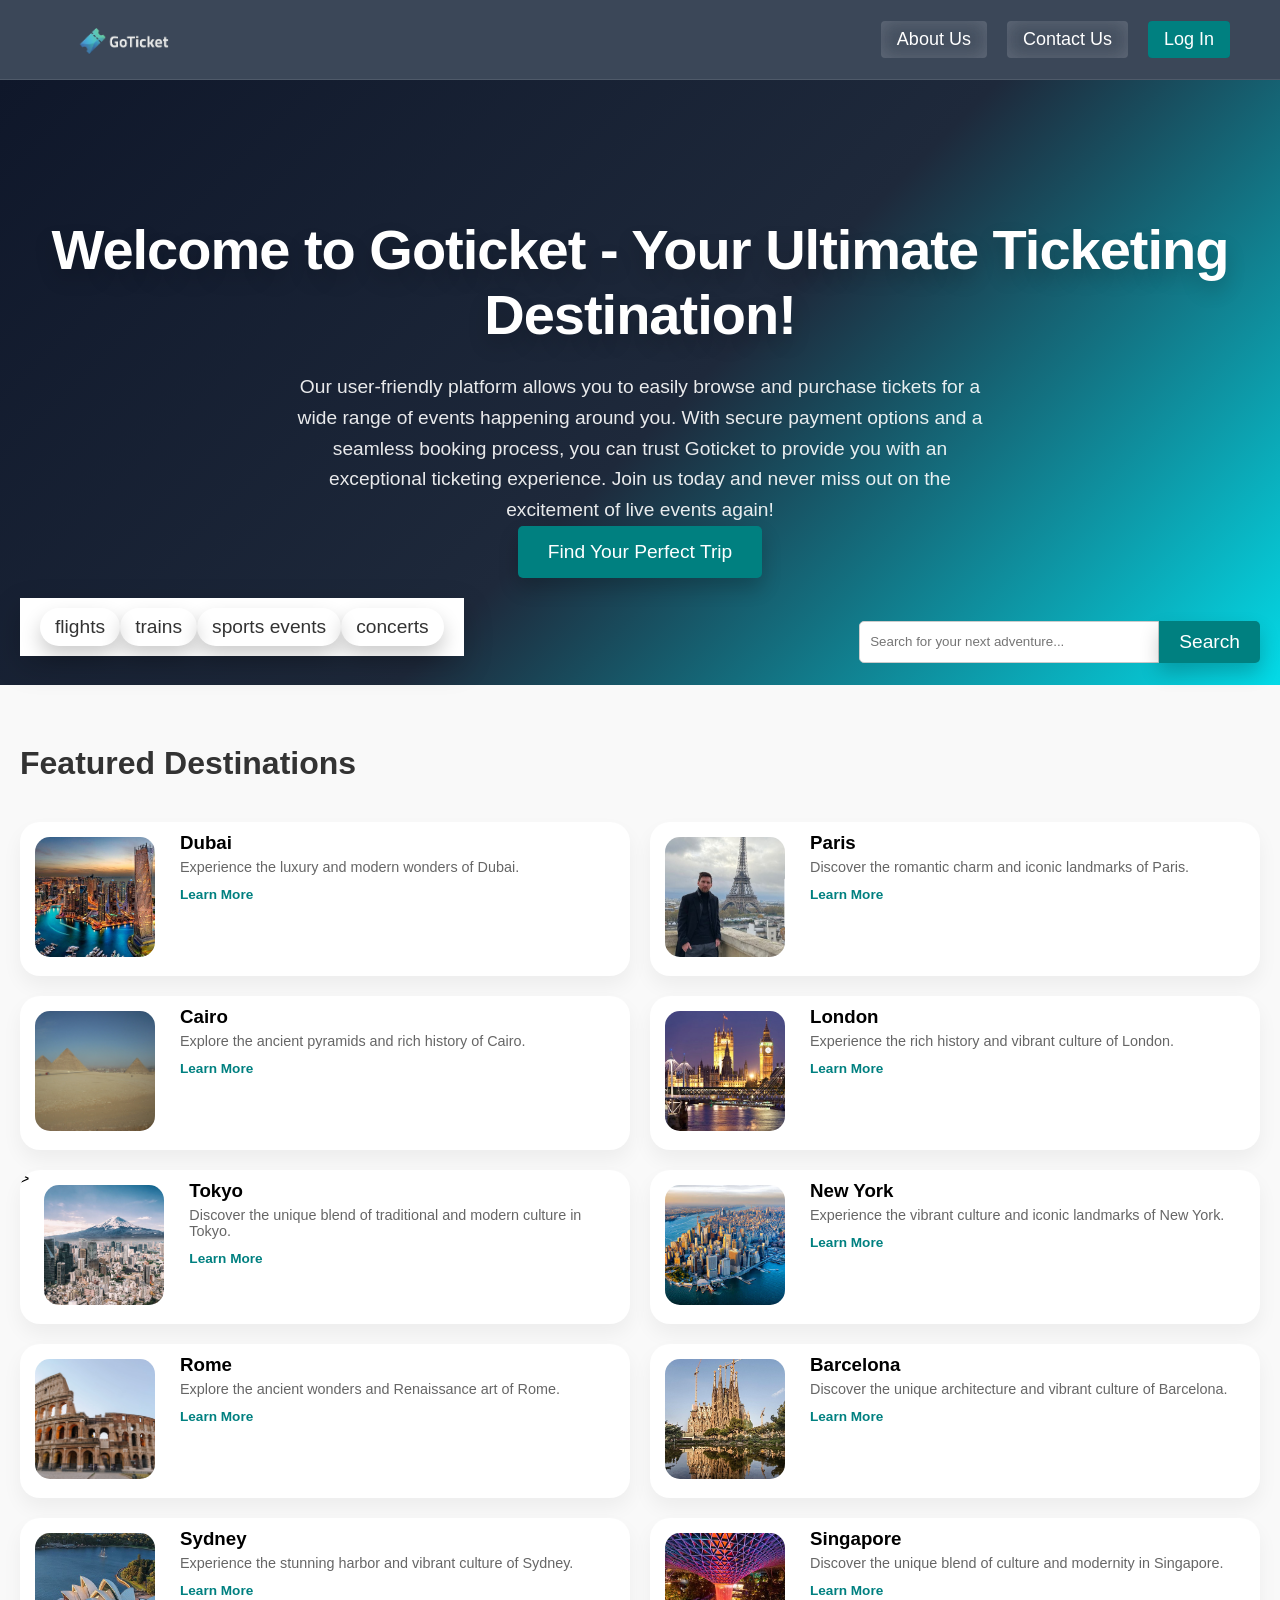
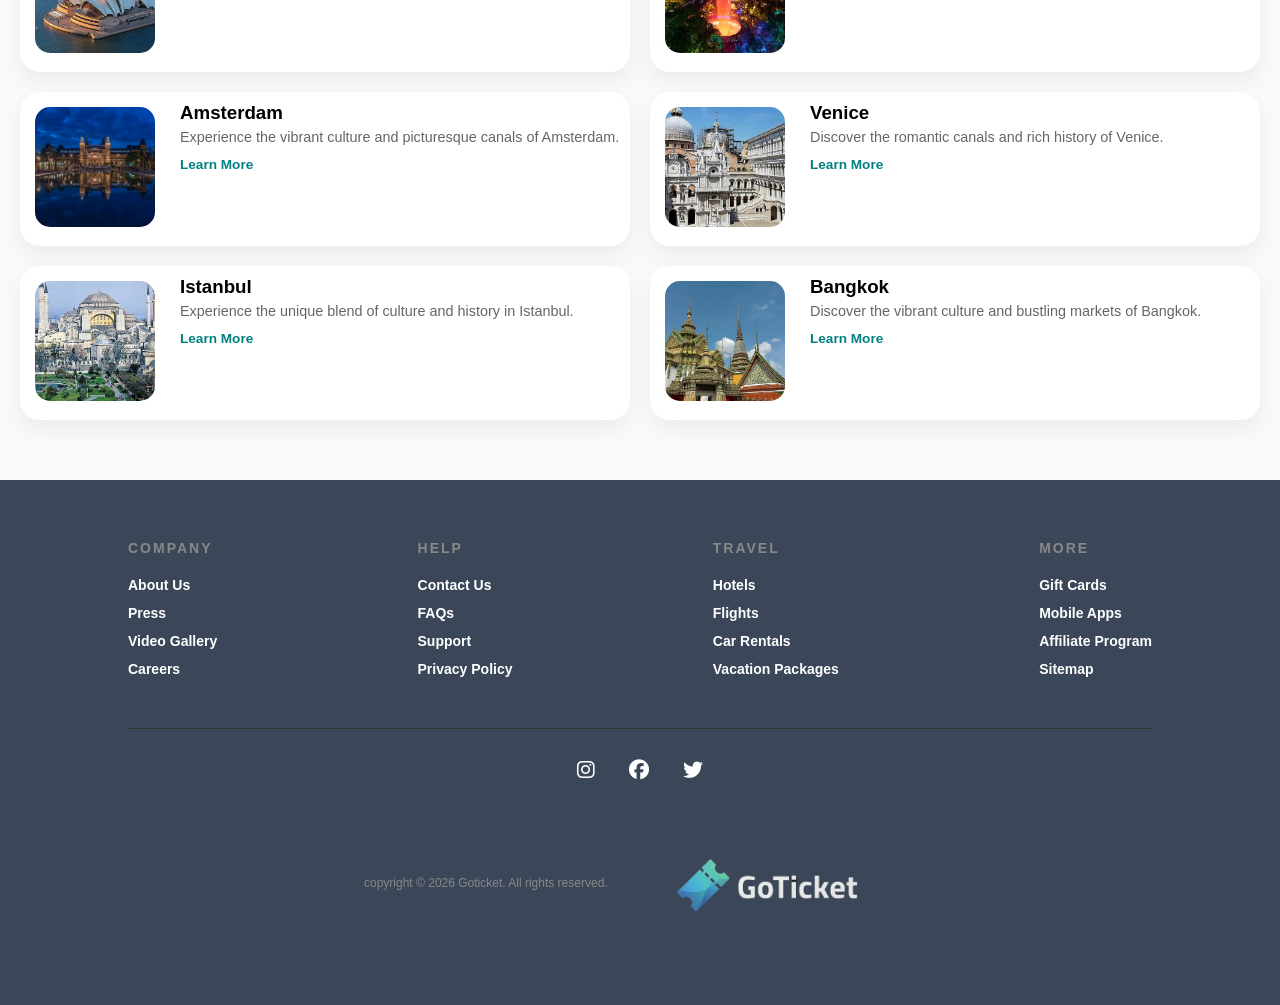
<file: index.html>
<!DOCTYPE html>
<html lang="en">

<head>
    <meta charset="UTF-8">
    <meta name="viewport" content="width=device-width, initial-scale=1.0">
    <link rel="stylesheet" href="style.css">
    <link rel="stylesheet" href="https://cdnjs.cloudflare.com/ajax/libs/font-awesome/6.5.1/css/all.min.css">
    <title>Goticket</title>
</head>

<body>
    <!-- it is for the navigation bar -->
    <nav class="wrapper">
        <div class="logo">
            <a href="index.html"><img src="logo.png" alt="Goticket Logo"></a>
        </div>

        <ul>

            <li><button type="button"><a href="#">About Us</a></button></li>
            <li><button type="button"><a href="#">Contact Us</a></button></li>
            <li id="signup"><button type="button"> <a href="login-page/index.html" target="_blank">Log In</a></button></li>
        </ul>

    </nav>
    <div class="hero-section">
        <div class="hero-nav">
            <h1>
                Welcome to Goticket - Your Ultimate Ticketing Destination!
            </h1>
            <p>
                Our user-friendly platform allows you to easily browse and purchase tickets for a wide range of events
                happening around you. With secure payment options and a seamless booking process, you can trust Goticket
                to
                provide you with an exceptional ticketing experience. Join us today and never miss out on the excitement
                of
                live events again!
            </p>
            <button type="button">Find Your Perfect Trip</button>
        </div>

        <div class="category-nav">
            <button type="button">flights</button>
            <button type="button">trains</button>
            <button type="button">sports events</button>
            <button type="button">concerts</button>
        </div>
        <div class="category-search">
            <input type="search" placeholder="Search for your next adventure...">
            <button type="button">Search</button>
        </div>


    </div>


    <div class="destinations">
        <h2 class="section-title">Featured Destinations</h2>
        <div class="destinations-grid">
            <div class="destination-card">
                <div class="card-image">
                    <img src="dubai.jpg" alt="Dubai">
                </div>
                <div class="card-info">
                    <h3>Dubai</h3>
                    <p>Experience the luxury and modern wonders of Dubai.</p>
                    <a href="#" class="learn-more">Learn More</a>

                </div>

            </div>
            <div class="destination-card">
                <div class="card-image">
                    <img src="paris.jpg" alt="Paris">
                </div>
                <div class="card-info">
                    <h3>Paris</h3>
                    <p>Discover the romantic charm and iconic landmarks of Paris.</p>
                    <a href="#" class="learn-more">Learn More</a>
                </div>
            </div>
            <div class="destination-card">
                <div class="card-image">
                    <img src="cairo.jpg" alt="Cairo">
                </div>
                <div class="card-info">
                    <h3>Cairo</h3>
                    <p>Explore the ancient pyramids and rich history of Cairo.</p>
                    <a href="#" class="learn-more">Learn More</a>
                </div>
            </div>
            <div class="destination-card">
                <div class="card-image">
                    <img src="London.jpg" alt="London">
                </div>
                <div class="card-info">
                    <h3>London</h3>
                    <p>Experience the rich history and vibrant culture of London.</p>
                    <a href="#" class="learn-more">Learn More</a>
                </div>
            </div>
            <div class="destination-card"> >
                <div class="card-image">
                    <img src="tokyo.jpg" alt="Tokyo">
                </div>
                <div class="card-info">
                    <h3>Tokyo</h3>
                    <p>Discover the unique blend of traditional and modern culture in Tokyo.</p>
                    <a href="#" class="learn-more">Learn More</a>
                </div>
            </div>
            <div class="destination-card">
                <div class="card-image">
                    <img src="new-york.jpg" alt="New York">
                </div>
                <div class="card-info">
                    <h3>New York</h3>
                    <p>Experience the vibrant culture and
                        iconic landmarks of New York.
                    </p>
                    <a href="#" class="learn-more">Learn More</a>
                </div>
            </div>
            <div class="destination-card">
                <div class="card-image">
                    <img src="Rome.jpg" alt="Rome">
                </div>
                <div class="card-info">
                    <h3>Rome</h3>
                    <p>Explore the ancient wonders and Renaissance art of Rome.</p>
                    <a href="#" class="learn-more">Learn More</a>
                </div>
            </div>
            <div class="destination-card">
                <div class="card-image">
                    <img src="barcelona.jpg" alt="Barcelona">
                </div>
                <div class="card-info">
                    <h3>Barcelona</h3>
                    <p>Discover the unique architecture and vibrant culture of Barcelona.</p>
                    <a href="#" class="learn-more">Learn More</a>
                </div>
            </div>
            <div class="destination-card">
                <div class="card-image">
                    <img src="sydney.jpg" alt="Sydney">
                </div>
                <div class="card-info">
                    <h3>Sydney</h3>
                    <p>Experience the stunning harbor and vibrant culture of Sydney.</p>
                    <a href="#" class="learn-more">Learn More</a>
                </div>
            </div>
            <div class="destination-card">
                <div class="card-image">
                    <img src="Singapore.jpg" alt="Singapore">
                </div>
                <div class="card-info">
                    <h3>Singapore</h3>
                    <p>Discover the unique blend of culture and modernity in Singapore.</p>
                    <a href="#" class="learn-more">Learn More</a>
                </div>
            </div>
            <div class="destination-card">
                <div class="card-image">
                    <img src="Amsterdam.jpg" alt="Amsterdam">
                </div>
                <div class="card-info">
                    <h3>Amsterdam</h3>
                    <p>Experience the vibrant culture and picturesque canals of Amsterdam.</p>
                    <a href="#" class="learn-more">Learn More</a>
                </div>

            </div>
            <div class="destination-card">
                <div class="card-image">
                    <img src="Venice.jpg" alt="Venice">
                </div>
                <div class="card-info">
                    <h3>Venice</h3>
                    <p>Discover the romantic canals and rich history of Venice.</p>
                    <a href="#" class="learn-more">Learn More</a>
                </div>
            </div>
            <div class="destination-card">
                <div class="card-image">
                    <img src="Istanbul.jpg" alt="Istanbul">
                </div>
                <div class="card-info">
                    <h3>Istanbul</h3>
                    <p>Experience the unique blend of culture and history in Istanbul.</p>
                    <a href="#" class="learn-more">Learn More</a>
                </div>
            </div>
            <div class="destination-card">
                <div class="card-image">
                    <img src="Bangkok.jpg" alt="Bangkok">
                </div>
                <div class="card-info">
                    <h3>Bangkok</h3>
                    <p>Discover the vibrant culture and bustling markets of Bangkok.</p>
                    <a href="#" class="learn-more">Learn More</a>
                </div>
            </div>

        </div>
    </div>
    <footer class="main-footer">
        <div class="footer-top">
            <div class="footer-column">
                <h3>COMPANY</h3>
                <ul>
                    <li><a href="#">About Us</a></li>
                    <li><a href="#">Press</a></li>
                    <li><a href="#">Video Gallery</a></li>
                    <li><a href="#">Careers</a></li>
                </ul>
            </div>
            <div class="footer-column">

                <h3>HELP</h3>
                <ul>
                    <li><a href="#">Contact Us</a></li>
                    <li><a href="#">FAQs</a></li>
                    <li><a href="#">Support</a></li>
                    <li><a href="#">Privacy Policy</a></li>
                </ul>
            </div>
            <div class="footer-column">
                <h3>TRAVEL</h3>
                <ul>
                    <li><a href="#">Hotels</a></li>
                    <li><a href="#">Flights</a></li>
                    <li><a href="#">Car Rentals</a></li>
                    <li><a href="#">Vacation Packages</a></li>
                </ul>
            </div>
            <div class="footer-column">
                <h3>MORE</h3>
                <ul>

                    <li><a href="#">Gift Cards</a></li>
                    <li><a href="#">Mobile Apps</a></li>
                    <li><a href="#">Affiliate Program</a></li>
                    <li><a href="#">Sitemap</a></li>
                </ul>
            </div>
        </div>


        <hr class="footer-divider">

        <div class="footer-bottom">
            <div class="social-icons">
                <a href="#"><i class="fab fa-instagram"></i></a>
                <a href="#"><i class="fab fa-facebook"></i></a>
                <a href="#"><i class="fab fa-twitter"></i></a>
            </div>

            <div class="footer-info">
                <p>copyright © 2026 Goticket. All rights reserved. <img src="logo.png" alt="GoTicket Logo" ></p>
                    
                </p>



            </div>
        </div>
    </footer>





</body>

</html>
</file>
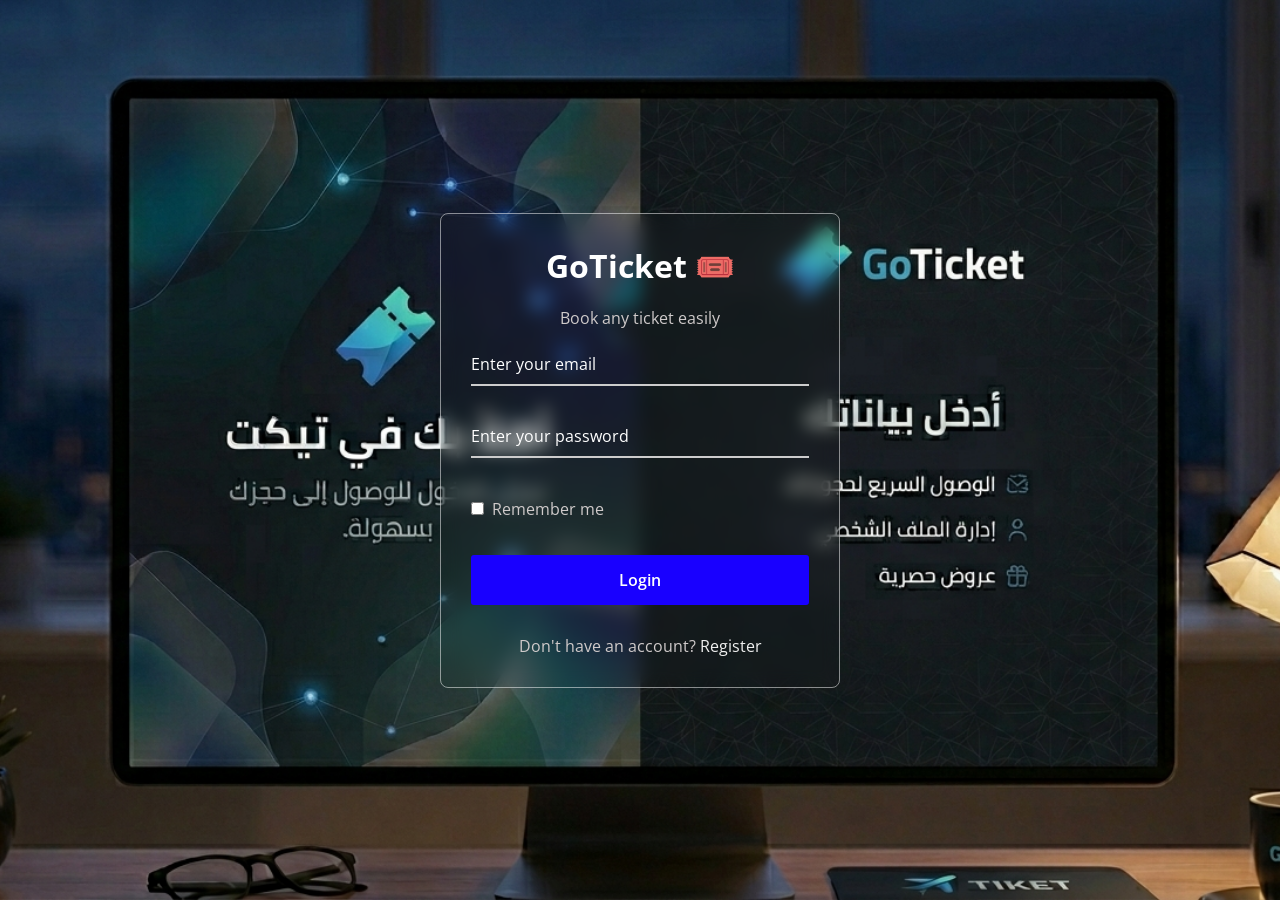
<file: login-page/index.html>
<!DOCTYPE html>
<!-- Coding By CodingNepal - www.codingnepalweb.com -->
<html>
<head>
  <meta charset="UTF-8">
  <meta name="viewport" content="width=device-width, initial-scale=1.0">
  <title>Login Form</title>
  <link rel="stylesheet" href="style.css">
</head>
<body>
  <div class="wrapper">
    <form action="../index.html" method="get" target="_blank">
      <h2>GoTicket 🎟️</h2>
      <p>Book any ticket easily</p>
        <div class="input-field">
        <input type="email" required>
        <label>Enter your email</label>
      </div>
      <div class="input-field">
        <input type="password" required>
        <label>Enter your password</label>
      </div>
      <div class="forget">
        <label for="remember">
          <input type="checkbox" id="remember">
          <p>Remember me</p>
        </label>
        
      </div>
      <button type="submit">Login</button>
      <div class="register">
        <p>Don't have an account? <a href="../signup-page/index.html" target="_blank">Register</a></p>
      </div>
    </form>
  </div>
</body>
</html>
</file>
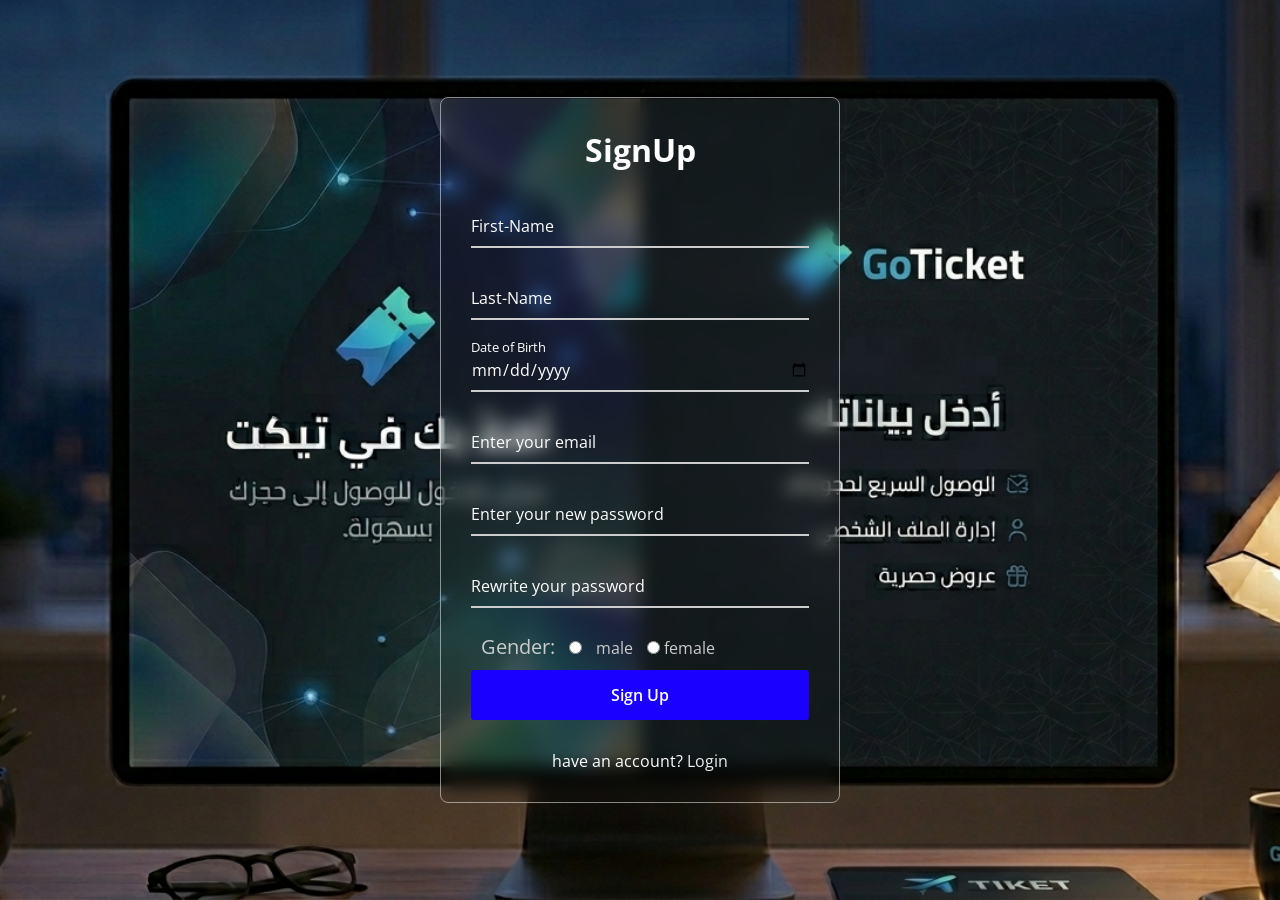
<file: signup-page/index.html>
<!DOCTYPE html>
<!-- Coding By CodingNepal - www.codingnepalweb.com -->
<html>

<head>
  <meta charset="UTF-8">
  <meta name="viewport" content="width=device-width, initial-scale=1.0">
  <title> Sign-Up Form </title>
  <link rel="stylesheet" href="style.css">
</head>

<body>
  <div class="wrapper">
    <form action="../index.html" method="get" target="_blank">
      <h2>SignUp</h2>
      <div class="input-field">
        <input type="text" required>
        <label>First-Name</label>
      </div>
      <div class="input-field">
        <input type="text" required>
        <label>Last-Name</label>
      </div>
      <div class="input-field" id="date-field">
        <input type="date" >
        <label>Date of Birth</label>
      </div>
      <div class="input-field">
        <input type="text" required>
        <label>Enter your email</label>
      </div>
      <div class="input-field">
        <input type="password" required>
        <label>Enter your new password</label>
      </div>
      <div class="input-field">
        <input type="password" required>
        <label>Rewrite your password</label>
      </div>
      <div class="gender">
        <span style="font-size: 20px; margin-right:10px;">Gender:</span>
        <input type="radio" name="gender" id="male" style="margin-right: 10px;">
        <label>male</label>
        <input type="radio" name="gender" id="female" style="margin-left: 10px;">
        <label>female</label>
      </div>

      <button type="submit">Sign Up</button>
      <div class="register">
        <p>have an account? <a href="../login-page/index.html" target="_blank">Login</a></p>
      </div>
    </form>
  </div>
</body>

</html>
</file>
<file: style.css>
*{
    margin: 0;
    padding: 0;
    box-sizing: border-box;
}
body{
    font-family: Arial, Helvetica, sans-serif;
}
.wrapper{
    display: flex;
    padding: 15px 50px;
    margin: 0 auto;
    height: 80px;
    letter-spacing: 0.5px;
    font-weight: 500;
    justify-content: space-between;
    align-items: center;
    background-color: rgba(10, 25, 47, 0.8); 
    backdrop-filter: blur(10px);
   
    border-bottom: 1px solid rgba(255,255,255,0.1); 
}
.logo  img{
    width: auto;
    height:80px;
    color: white;
    font-size: 24px;
    font-weight: bold;
     vertical-align: middle;
     transition: 0.5s ease;
   
}
.logo img:hover {
   
    transform: scale(1.5);
    opacity: 0.8;
}

.wrapper button{
    padding: 8px 16px;
    background-color: rgba(255,255,255,0.2);
    backdrop-filter: blur(10px);
    -webkit-backdrop-filter: blur(75%);
    color: white;
    border-radius: 4px; 
    transition:  0.3s ease;
    border: none;
}
.wrapper button:hover{
    background-color: rgba(255,255,255,0.4);
    backdrop-filter: blur(10px);   
    transform: translateY(-3px);
    color: white;
    border-radius: 4px; 
    opacity: 0.8;
    cursor: pointer;
}
.wrapper ul{
    list-style: none;
    display: flex;
}
.wrapper ul li{
    margin-left: 20px;
}
.wrapper ul li a{
    color: white;
    text-decoration: none;
    font-size: 18px;
        transition:  0.3s ease;
}
.wrapper ul li a:hover{
    color: #00f2fe;  
}

#signup button{
    padding: 8px 16px;
    background-color:teal;
    color: white;
    border-radius: 4px; 
    transition:  0.3s ease;
    border: none;
}
#signup button:hover{
    background-color: rgba(0, 238, 255, 0.137);
    transform: translateY(-3px);
    color: white;
    border-radius: 4px; 
    opacity: 0.8;
    cursor: pointer;
}
#signup a {
    color: white;
    text-decoration: none;
    font-size: 18px;
    transition:  0.3s ease;
}
#signup a:hover {
    color: #ffffff;
    transform: translateY(-3px);
}

.hero-section {
       background:  linear-gradient(135deg, #0f172a 0%, #1e293b 50%, #00f2fe 100%);
    /* background: linear-gradient(135deg,  #108bc4 0% , #0f172a 15%, #1e293b 50%, #108bc4 75% , #0f172a 100%); */
    /* background: linear-gradient(135deg, #0f2a11 0%, #3b391e 50%, #fafe00 100%); */
    /* background: linear-gradient(to bottom right, #000000, #003333, #001a1a); */
    /* background: linear-gradient(135deg, #0f172a 0%, #134e4a 50%, #0f172a 100%);  */
    min-height: 80vh;
    padding-bottom: 100px;
    display: flex;
    flex-direction: column; 
    justify-content: center; 
    align-items: start;
    text-align: center;
    color: white; 
    padding: 40px 20px;
}
.hero-section h1 {
    font-size: 3.5em; 
    font-weight: 800;
    margin-bottom: 25px;
    letter-spacing: -1px;
    text-shadow: rgba(0, 0, 0, 0.2) 0px 10px 20px;
}
.hero-section p {
   font-size: 1.2em;
    max-width: 700px; 
    margin-left: auto;
    margin-right: auto;
    line-height: 1.6; 
    opacity: 0.9; 
}
.hero-section button {
    padding: 15px 30px;
    font-size: 1.2em;
    color: white;
    background-color: teal;
    border: none;
    border-radius: 5px;
    box-shadow: 0 10px 20px rgba(0, 0, 0, 0.2);
    cursor: pointer;
    transition:  0.3s ease;
}
.hero-section button:hover {
    background-color: rgb(0, 238, 255);
    opacity: 0.8;
    transform: translateY(-3px);
}
.category-nav { 
    
     margin-bottom: -55px;
    display: inline-flex; 
    background-color: white; 
    padding: 10px 20px;
   
    backdrop-filter: blur(10px);
    box-shadow: 0 10px 30px rgba(0,0,0,0.2); 
    margin-top: 20px;
}
.category-nav button {
background: transparent; 
    color: #333; 
    padding: 8px 15px;
    font-weight: 500;
    border-radius: 30px;
    transition: 0.3s ease;
}
.category-nav button:hover {
   background-color: #f0f0f0; 
    color: teal;
    transform: translateY(-3px);
}
.category-search {
    display: flex;
    justify-content: center;
    margin-top: 20px;
    align-self: self-end;
}
.category-search input {
    padding: 10px;
    border: 1px solid #ccc;
    border-radius: 5px 0 0 5px;
    width: 300px;
}
.category-search button {
    padding: 10px 20px;
    border: none;
    background-color: teal;
    color: white;
    border-radius: 0 5px 5px 0;
    cursor: pointer;
    transition: 0.3s ease;
}
.category-search button:hover {
    background-color: rgb(0, 47, 255);
    opacity: 0.8;
    border-radius: 0 5px 5px 0;
    transform: translateY(-3px);
}
.destinations {
    padding: 60px 20px;
    background-color: #f9f9f9; 
   
}

.section-title {
    font-size: 2em;
    margin-bottom: 40px;
    color: #333;
}

.destinations{
    display: flex;
    flex-direction: column;
    align-items: start;
    margin-top: -115px;
}
.destinations-grid {
    display: grid;
    grid-template-columns: repeat(2,  1fr);
    
    gap: 20px; 

}

.destination-card {
    background: white;
    border-radius: 20px;
    overflow: hidden;
    box-shadow: 0 10px 20px rgba(0,0,0,0.05); 
    display: flex;
    height: 100%;    
    align-items: self-start;
    transition: 0.3s;
}

.destination-card:hover {
    transform: translateY(-5px); 
    box-shadow: 0 15px 30px rgba(0,0,0,0.1);
    cursor: pointer;
}

.card-image img {
    width: 120px; 
    height: 120px;
    object-fit: cover;
    border-radius: 15px;
    margin: 15px;
}

.card-info {
    padding: 10px;
}

.card-info h3 {
    margin-bottom: 5px;
    color: #000;
}

.card-info p {
    font-size: 0.9em;
    color: #666;
    margin-bottom: 10px;
}

.learn-more {
    color: teal;
    text-decoration: none;
    font-weight: bold;
    font-size: 0.85em;
}

.main-footer {
    background-color: rgba(10, 25, 47, 0.8); 
    color: #fff;
    padding: 60px 10% 20px;
    font-family: Arial, sans-serif;
}


.footer-top {
    display: flex;
    justify-content: space-between; 
    flex-wrap: wrap;
    margin-bottom: 40px;
}

.footer-column h3 {
    font-size: 14px;
    letter-spacing: 2px;
    margin-bottom: 20px;
    color: #888; 
}

.footer-column ul {
    list-style: none;
    padding: 0;
}

.footer-column ul li {
    margin-bottom: 10px;
}

.footer-column ul li a {
    color: #fff;
    text-decoration: none;
    font-size: 14px;
    font-weight: bold;
        transition: 0.3s ease;
}   
    .footer-column ul li a:hover {
        color: teal;
    }


.footer-divider {
    border: 0;
    border-top: 1px solid #333;
    margin-bottom: 30px;
}


.footer-bottom {
    text-align: center;
}

.social-icons {
    margin-bottom: 20px;
}

.social-icons a {
    color: #fff;
    font-size: 20px;
    margin: 0 15px;
}

.footer-info {
    display: flex;
    flex-direction: column;
    align-items: center;
    gap: 20px;
}

.footer-info p {
    font-size: 12px;
    color: #888;
    max-width: 600px;
    line-height: 1.6;
}
.footer-bottom img{
    display:inline-flex; 
    width: 50%; 
    height: 50%; 
    margin-left: 5px; 
    vertical-align: middle; 
    
    transition: 0.5s ease;
}
.footer-bottom img:hover {

    transform: scale(1.5);
    cursor: pointer;
    opacity: 0.8;
}
</file>
<file: login-page/style.css>
@import url("https://fonts.googleapis.com/css2?family=Open+Sans:wght@200;300;400;500;600;700&display=swap");

* {
  margin: 0;
  padding: 0;
  box-sizing: border-box;
  font-family: "Open Sans", sans-serif;
}

body {
  display: flex;
  align-items: center;
  justify-content: center;
  min-height: 100vh;
  width: 100%;
  padding: 0 10px;
}

body::before {
  content: "";
  position: absolute;
  width: 100%;
  height: 100%;
  background: url("ticket-image.png"), #1900ff;
  background-position: center;
  background-size: cover;
}

.wrapper {
  width: 400px;
  border-radius: 8px;
  padding: 30px;
  text-align: center;
  border: 1px solid rgba(255, 255, 255, 0.5);
  backdrop-filter: blur(9px);
  -webkit-backdrop-filter: blur(9px);
}

form {
  display: flex;
  flex-direction: column;
}

h2 {
  font-size: 2rem;
  margin-bottom: 20px;
  color: #fff;
}
p { 
  color: rgb(207, 202, 202);
    display: block;
    unicode-bidi: isolate;
}
.input-field {
  position: relative;
  border-bottom: 2px solid #ccc;
  margin: 15px 0;
}

.input-field label {
  position: absolute;
  top: 50%;
  left: 0;
  transform: translateY(-50%);
  color: #fff;
  font-size: 16px;
  pointer-events: none;
  transition: 0.15s ease;
}

.input-field input {
  width: 100%;
  height: 40px;
  background: transparent;
  border: none;
  outline: none;
  font-size: 16px;
  color: #fff;
}

.input-field input:focus~label,
.input-field input:valid~label {
  font-size: 0.8rem;
  top: 10px;
  transform: translateY(-120%);
}

.forget {
  display: flex;
  align-items: center;
  justify-content: space-between;
  margin: 25px 0 35px 0;
  color: #fff;
}

#remember {
  accent-color: #fff;
}

.forget label {
  display: flex;
  align-items: center;
}

.forget label p {
  margin-left: 8px;
}

.wrapper a {
  color: #efefef;
  text-decoration: none;
}

.wrapper a:hover {
  text-decoration: underline;
}

button {
  background:#1900ff;
  color: rgb(255, 255, 255);
  font-weight: 600;
  border: none;
  padding: 12px 20px;
  cursor: pointer;
  border-radius: 3px;
  font-size: 16px;
  border: 2px solid transparent;
  transition: 0.3s ease;
}

button:hover {
  color: #fff;
  border-color: #fff;
  background: rgba(255, 255, 255, 0.15);
}

.register {
  text-align: center;
  margin-top: 30px;
  color: #fff;
}
/* Responsive Design */

/* Tablet (landscape phones and up) */
@media screen and (max-width: 768px) {
  .wrapper {
    width: 90%;
    max-width: 400px;
    padding: 25px;
  }
  
  h2 {
    font-size: 1.75rem;
  }
  
  .input-field input {
    font-size: 15px;
  }
  
  button {
    padding: 10px 18px;
    font-size: 15px;
  }
}

/* Mobile phones */
@media screen and (max-width: 480px) {
  body {
    padding: 0 15px;
  }
  
  .wrapper {
    width: 100%;
    padding: 20px;
    border-radius: 6px;
  }
  
  h2 {
    font-size: 1.5rem;
    margin-bottom: 15px;
  }
  
  .input-field {
    margin: 12px 0;
  }
  
  .input-field label {
    font-size: 14px;
  }
  
  .input-field input {
    font-size: 14px;
    height: 35px;
  }
  
  .input-field input:focus~label,
  .input-field input:valid~label {
    font-size: 0.75rem;
  }
  
  #date-field label {
    font-size: 0.75rem;
  }
  
  button {
    padding: 10px 16px;
    font-size: 14px;
    width: 100%;
  }
  
  .register {
    margin-top: 20px;
    font-size: 14px;
  }
  
  .gender {
    margin: 8px 0;
    font-size: 14px;
  }
}
</file>
<file: signup-page/style.css>
@import url("https://fonts.googleapis.com/css2?family=Open+Sans:wght@200;300;400;500;600;700&display=swap");

* {
  margin: 0;
  padding: 0;
  box-sizing: border-box;
  font-family: "Open Sans", sans-serif;
}

body {
  display: flex;
  align-items: center;
  justify-content: center;
  min-height: 100vh;
  width: 100%;
  padding: 0 10px;
}

body::before {
  content: "";
  position: absolute;
  width: 100%;
  height: 100%;
  background: url("ticket-image.png"), #1900ff;
  background-position: center;
  background-size: cover;
}

.wrapper {
  width: 400px;
  border-radius: 8px;
  padding: 30px;
  text-align: center;
  border: 1px solid rgba(255, 255, 255, 0.5);
  backdrop-filter: blur(9px);
  -webkit-backdrop-filter: blur(9px);
}

form {
  display: flex;
  flex-direction: column;
}

h2 {
  font-size: 2rem;
  margin-bottom: 20px;
  color: #fff;
}

.input-field {
  position: relative;
  border-bottom: 2px solid #ccc;
  margin: 15px 0;
}

.input-field label {
  position: absolute;
  top: 50%;
  left: 0;
  transform: translateY(-50%);
  color: #fff;
  font-size: 16px;
  pointer-events: none;
  transition: 0.15s ease;
}

.input-field input {
  width: 100%;
  height: 40px;
  background: transparent;
  border: none;
  outline: none;
  font-size: 16px;
  color: #fff;
}
#date-field label {
  position: absolute;
  top: 10px;
  left: 0;
  color: #fff;
  pointer-events: none;
   font-size: 0.8rem;
  transform: translateY(-120%);
 
}
#date-field input {
  width: 100%;
  height: 40px;
  background: transparent;
  border: none;
  outline: none;
  font-size: 16px;
  color: #fff;
}

.input-field input:focus~label,
.input-field input:valid~label {
  font-size: 0.8rem;
  top: 10px;
  transform: translateY(-120%);
}

.wrapper a {
  color: #efefef;
  text-decoration: none;
}

.wrapper a:hover {
  text-decoration: underline;
}

button {
  background:#1900ff;
  color: rgb(255, 255, 255);
  font-weight: 600;
  border: none;
  padding: 12px 20px;
  cursor: pointer;
  border-radius: 3px;
  font-size: 16px;
  border: 2px solid transparent;
  transition: 0.3s ease;
}
.gender{
  position: relative;
  text-align: left;
  margin: 10px;
  color: #ccc;
}

button:hover {
  color: #fff;
  border-color: #fff;
  background: rgba(255, 255, 255, 0.15);
}

.register {
  text-align: center;
  margin-top: 30px;
  color: #fff;
}

/* Responsive Design */

/* Tablet (landscape phones and up) */
@media screen and (max-width: 768px) {
  .wrapper {
    width: 90%;
    max-width: 400px;
    padding: 25px;
  }
  
  h2 {
    font-size: 1.75rem;
  }
  
  .input-field input {
    font-size: 15px;
  }
  
  button {
    padding: 10px 18px;
    font-size: 15px;
  }
}

/* Mobile phones */
@media screen and (max-width: 480px) {
  body {
    padding: 0 15px;
  }
  
  .wrapper {
    width: 100%;
    padding: 20px;
    border-radius: 6px;
  }
  
  h2 {
    font-size: 1.5rem;
    margin-bottom: 15px;
  }
  
  .input-field {
    margin: 12px 0;
  }
  
  .input-field label {
    font-size: 14px;
  }
  
  .input-field input {
    font-size: 14px;
    height: 35px;
  }
  
  .input-field input:focus~label,
  .input-field input:valid~label {
    font-size: 0.75rem;
  }
  
  #date-field label {
    font-size: 0.75rem;
  }
  
  button {
    padding: 10px 16px;
    font-size: 14px;
    width: 100%;
  }
  
  .register {
    margin-top: 20px;
    font-size: 14px;
  }
  
  .gender {
    margin: 8px 0;
    font-size: 14px;
  }
}
</file>
